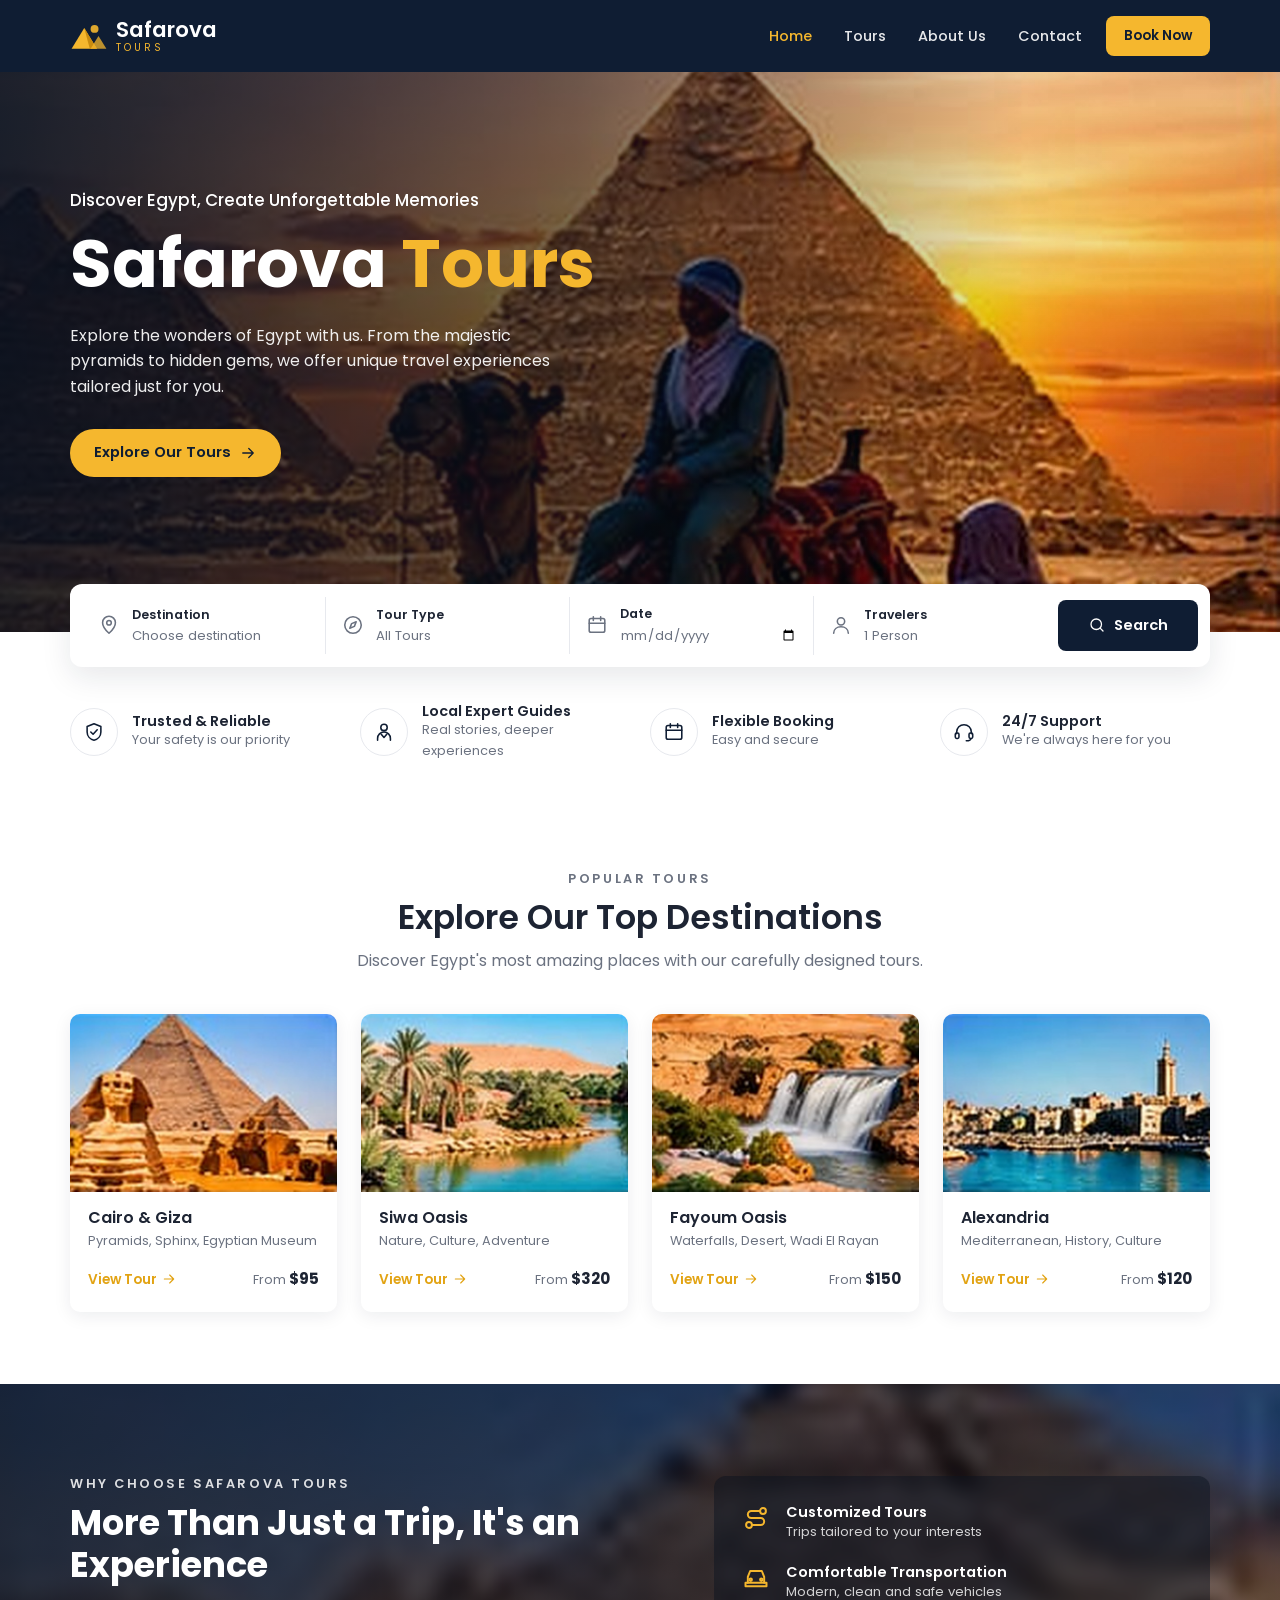
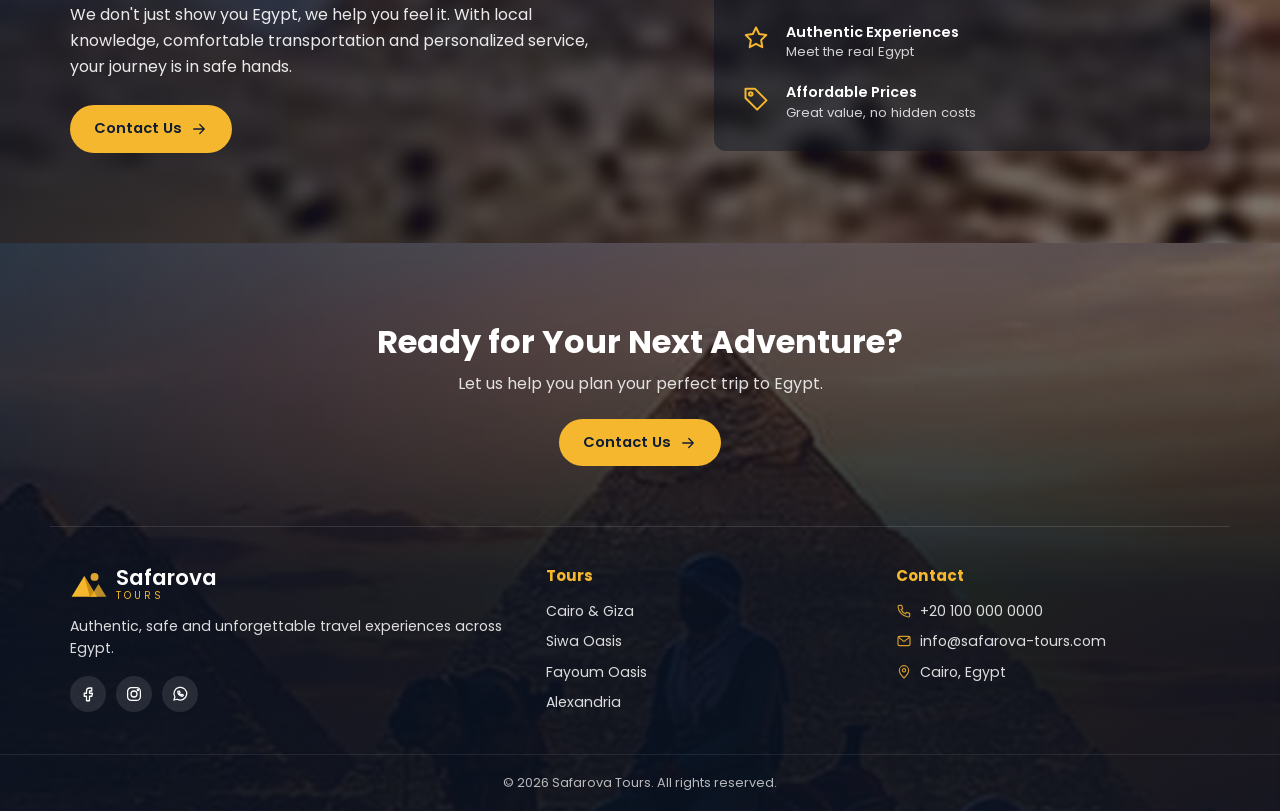
<file: index.html>
<!doctype html>
<html lang="en">
<head>
  <meta charset="utf-8">
  <meta name="viewport" content="width=device-width, initial-scale=1">
  <title>Safarova Tours</title>
  <meta name="description" content="Discover Egypt with Safarova Tours.">
  <link rel="preconnect" href="https://fonts.googleapis.com">
  <link rel="preconnect" href="https://fonts.gstatic.com" crossorigin>
  <link href="https://fonts.googleapis.com/css2?family=Poppins:wght@400;500;600;700&display=swap" rel="stylesheet">
  <link rel="stylesheet" href="css/style.css">
</head>
<body data-page="home">
  <header class="site-header" id="site-header"></header>

  <main>
    <section class="hero" id="hero"></section>

    <section class="search-wrap container">
      <form class="search" id="search-form" autocomplete="off"></form>
    </section>

    <section class="features container" id="features"></section>

    <section class="section" id="tours">
      <div class="container">
        <div class="section-head" id="tours-head"></div>
        <p class="results-info" id="results-info" hidden></p>
        <div class="tour-grid" id="tour-grid"></div>
      </div>
    </section>

    <section class="why" id="about"></section>
  </main>

  <footer class="site-footer" id="contact"></footer>

  <script src="js/app.js"></script>
</body>
</html>
</file>
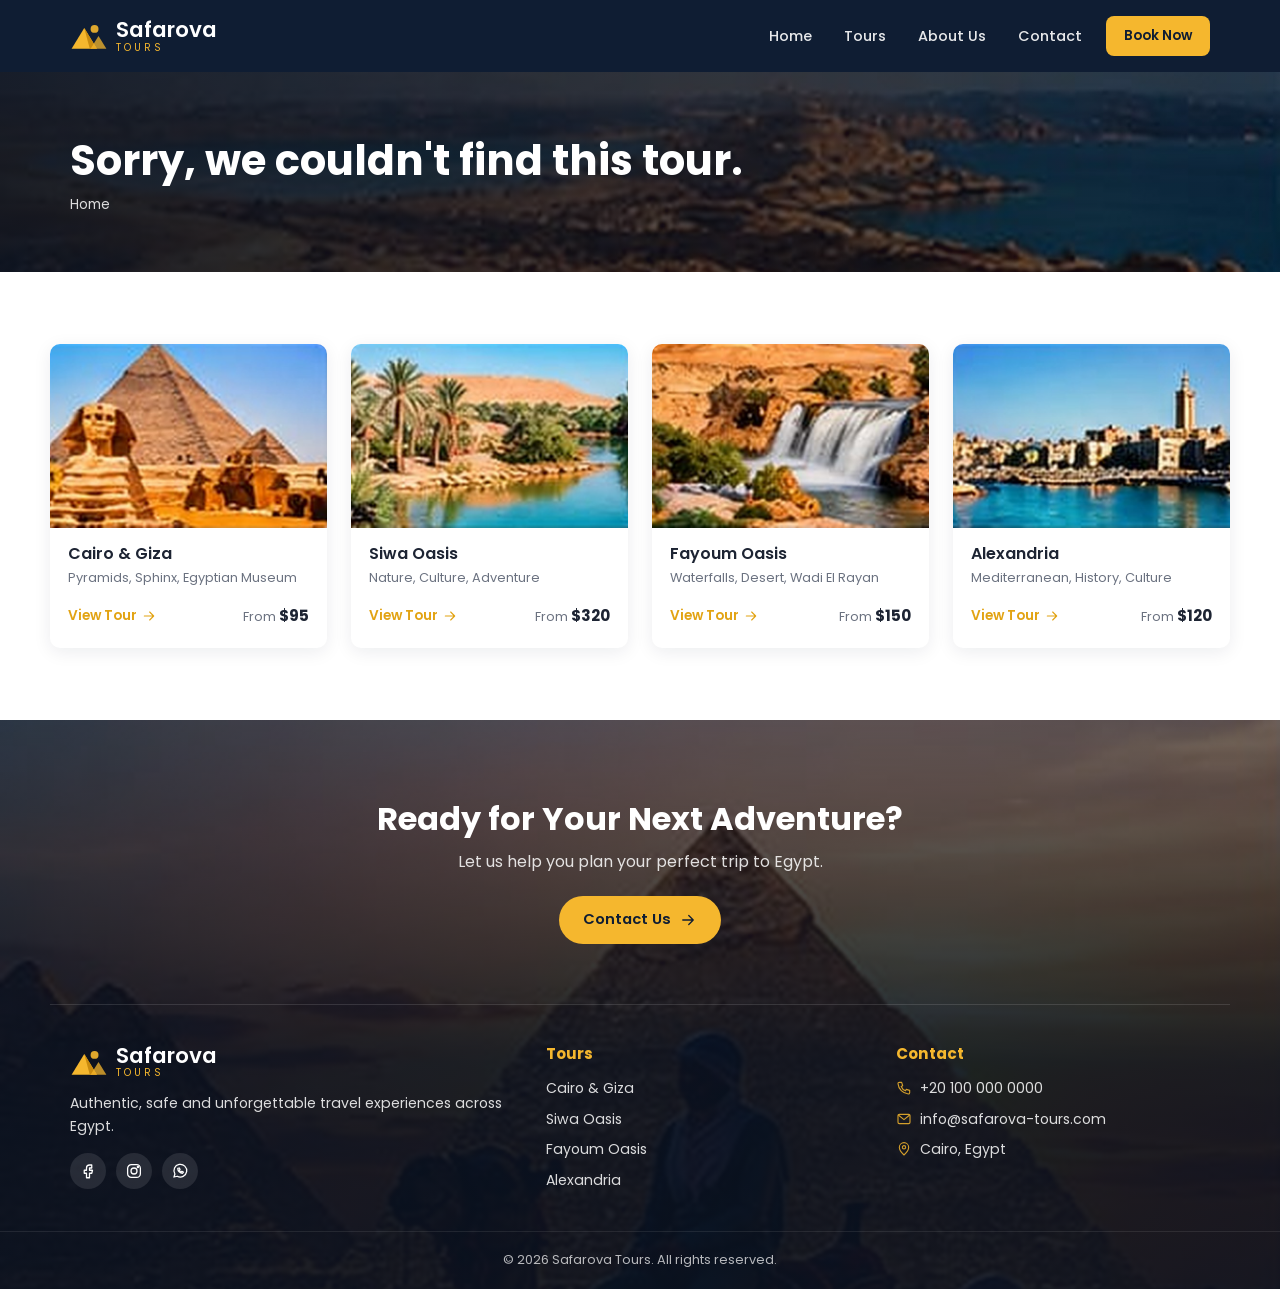
<file: tour.html>
<!doctype html>
<html lang="en">
<head>
  <meta charset="utf-8">
  <meta name="viewport" content="width=device-width, initial-scale=1">
  <title>Tour Details | Safarova Tours</title>
  <link rel="preconnect" href="https://fonts.googleapis.com">
  <link rel="preconnect" href="https://fonts.gstatic.com" crossorigin>
  <link href="https://fonts.googleapis.com/css2?family=Poppins:wght@400;500;600;700&display=swap" rel="stylesheet">
  <link rel="stylesheet" href="css/style.css">
</head>
<body data-page="tour">
  <header class="site-header" id="site-header"></header>

  <main>
    <section class="page-banner" id="page-banner"></section>
    <section class="section container" id="tour-detail"></section>
    <section class="section section-alt" id="related"></section>
  </main>

  <footer class="site-footer" id="contact"></footer>

  <script src="js/app.js"></script>
</body>
</html>
</file>
<file: css/style.css>
/* Safarova Tours v1.0 — styles */
:root {
  --navy: #0f1d33;
  --navy-2: #172a47;
  --gold: #f5b72e;
  --gold-dark: #e2a313;
  --text: #1d2433;
  --muted: #6b7280;
  --line: #e7e9ee;
  --bg-alt: #f6f7f9;
  --white: #fff;
  --radius: 10px;
  --shadow: 0 10px 30px rgba(15, 29, 51, .10);
  --container: 1180px;
  --header-h: 72px;
}

*, *::before, *::after { box-sizing: border-box; }
html { scroll-behavior: smooth; scroll-padding-top: calc(var(--header-h) + 12px); }
body {
  margin: 0;
  font-family: "Poppins", system-ui, -apple-system, "Segoe UI", sans-serif;
  color: var(--text);
  background: var(--white);
  line-height: 1.6;
  -webkit-font-smoothing: antialiased;
}
img { max-width: 100%; display: block; }
a { color: inherit; text-decoration: none; }
button, input, select { font: inherit; color: inherit; }
h1, h2, h3, h4 { line-height: 1.2; margin: 0; }
p { margin: 0; }
.container { width: 100%; max-width: var(--container); margin: 0 auto; padding: 0 20px; }
.icon { width: 22px; height: 22px; flex: none; }

/* ---------- Buttons ---------- */
.btn {
  display: inline-flex; align-items: center; gap: 8px;
  padding: 12px 24px; border-radius: 999px; border: 0; cursor: pointer;
  font-weight: 600; font-size: .92rem; transition: background .2s, transform .2s;
}
.btn .icon { width: 18px; height: 18px; }
.btn-gold { background: var(--gold); color: var(--navy); }
.btn-gold:hover { background: var(--gold-dark); transform: translateY(-1px); }
.btn-navy { background: var(--navy); color: var(--white); border-radius: 8px; }
.btn-navy:hover { background: var(--navy-2); }
.btn-sm { padding: 9px 18px; font-size: .85rem; border-radius: 8px; }

/* ---------- Header ---------- */
.site-header {
  position: sticky; top: 0; z-index: 50;
  background: var(--navy); color: var(--white);
  height: var(--header-h);
}
.header-inner { height: 100%; display: flex; align-items: center; gap: 24px; }
.logo { display: flex; align-items: center; gap: 8px; line-height: 1; }
.logo svg { width: 38px; height: 30px; }
.logo-name { font-size: 1.35rem; font-weight: 600; }
.logo-tag { display: block; color: var(--gold); font-size: .62rem; letter-spacing: .3em; text-transform: uppercase; margin-top: 2px; }
.main-nav { margin-left: auto; }
.main-nav ul { list-style: none; display: flex; gap: 32px; margin: 0; padding: 0; }
.main-nav a { font-size: .9rem; font-weight: 500; opacity: .9; padding: 6px 0; border-bottom: 2px solid transparent; }
.main-nav a:hover, .main-nav a.active { color: var(--gold); opacity: 1; }
.header-actions { display: flex; align-items: center; gap: 12px; }
.menu-toggle { display: none; background: none; border: 0; color: var(--white); cursor: pointer; padding: 6px; }
.menu-toggle .icon { width: 26px; height: 26px; }

/* ---------- Hero ---------- */
.hero {
  position: relative; color: var(--white);
  min-height: 560px; display: flex; align-items: center;
  background: var(--navy) center right / cover no-repeat;
  padding: 80px 0 120px;
}
.hero::before {
  content: ""; position: absolute; inset: 0;
  background: linear-gradient(90deg, rgba(10,18,32,.85) 0%, rgba(10,18,32,.55) 45%, rgba(10,18,32,.05) 80%);
}
.hero .container { position: relative; }
.hero-eyebrow { font-weight: 500; font-size: 1.05rem; margin-bottom: 10px; }
.hero h1 { font-size: clamp(2.4rem, 6vw, 4.2rem); font-weight: 700; margin-bottom: 18px; }
.hero h1 span { color: var(--gold); }
.hero-sub { max-width: 480px; opacity: .92; margin-bottom: 30px; }

/* ---------- Search ---------- */
.search-wrap { position: relative; z-index: 5; margin-top: -48px; }
.search {
  background: var(--white); border-radius: 12px; box-shadow: var(--shadow);
  display: grid; grid-template-columns: repeat(4, 1fr) auto; align-items: center;
  padding: 12px;
}
.field { display: flex; align-items: center; gap: 12px; padding: 8px 16px; border-right: 1px solid var(--line); min-width: 0; }
.field:nth-child(4) { border-right: 0; }
.field .icon { color: var(--muted); }
.field label { display: block; font-size: .78rem; font-weight: 600; }
.field select, .field input {
  display: block; width: 100%; border: 0; padding: 0; background: transparent;
  font-size: .82rem; color: var(--muted); outline: none; cursor: pointer;
  -webkit-appearance: none; appearance: none;
}
.field > div { flex: 1; min-width: 0; }
.search .btn-navy { padding: 14px 30px; justify-content: center; }

/* ---------- Features strip ---------- */
.features { display: grid; grid-template-columns: repeat(4, 1fr); gap: 20px; padding-top: 36px; padding-bottom: 36px; }
.feature { display: flex; align-items: center; gap: 14px; }
.feature-icon {
  width: 48px; height: 48px; border-radius: 50%; flex: none;
  display: grid; place-items: center; border: 1px solid var(--line); color: var(--navy);
}
.feature h3, .why-item h3 { font-size: .9rem; font-weight: 600; }
.feature p { font-size: .8rem; color: var(--muted); }

/* ---------- Sections ---------- */
.section { padding: 72px 0; }
.section-alt { background: var(--bg-alt); }
.section-head { text-align: center; margin-bottom: 40px; }
.eyebrow { color: var(--gold-dark); font-size: .8rem; font-weight: 600; letter-spacing: .2em; text-transform: uppercase; margin-bottom: 8px; }
.section-head h2 { font-size: clamp(1.6rem, 3vw, 2.1rem); font-weight: 600; margin-bottom: 10px; }
.section-head p { color: var(--muted); }
.results-info { text-align: center; margin: -20px 0 28px; color: var(--muted); }
.results-info button { background: none; border: 0; color: var(--gold-dark); font-weight: 600; cursor: pointer; text-decoration: underline; }

/* ---------- Tour cards ---------- */
.tour-grid { display: grid; grid-template-columns: repeat(4, 1fr); gap: 24px; }
.tour-card {
  background: var(--white); border-radius: var(--radius); overflow: hidden;
  box-shadow: 0 4px 18px rgba(15,29,51,.08); display: flex; flex-direction: column;
  transition: transform .25s, box-shadow .25s;
}
.tour-card:hover { transform: translateY(-4px); box-shadow: var(--shadow); }
.tour-card .thumb { aspect-ratio: 3 / 2; overflow: hidden; }
.tour-card .thumb img { width: 100%; height: 100%; object-fit: cover; transition: transform .4s; }
.tour-card:hover .thumb img { transform: scale(1.06); }
.tour-card .body { padding: 16px 18px 20px; display: flex; flex-direction: column; gap: 4px; flex: 1; }
.tour-card h3 { font-size: 1rem; font-weight: 600; }
.tour-card .tags { font-size: .8rem; color: var(--muted); }
.tour-card .meta { display: flex; justify-content: space-between; align-items: center; margin-top: auto; padding-top: 12px; }
.tour-card .link { color: var(--gold-dark); font-size: .85rem; font-weight: 600; display: inline-flex; align-items: center; gap: 4px; }
.tour-card .link .icon { width: 16px; height: 16px; }
.tour-card .price { font-size: .8rem; color: var(--muted); }
.tour-card .price strong { color: var(--text); font-size: .95rem; }
.empty { grid-column: 1 / -1; text-align: center; color: var(--muted); padding: 40px 0; }

/* ---------- Why choose ---------- */
.why { position: relative; color: var(--white); background: var(--navy) center / cover no-repeat; padding: 90px 0; }
.why::before { content: ""; position: absolute; inset: 0; background: linear-gradient(90deg, rgba(10,18,32,.85), rgba(10,18,32,.55)); }
.why .container { position: relative; display: grid; grid-template-columns: 1.2fr 1fr; gap: 48px; align-items: center; }
.why .eyebrow { color: var(--white); opacity: .85; }
.why h2 { font-size: clamp(1.6rem, 3vw, 2.2rem); margin-bottom: 16px; }
.why p.lead { opacity: .9; margin-bottom: 26px; max-width: 520px; }
.why-list { display: grid; gap: 22px; background: rgba(10,18,32,.45); border-radius: 12px; padding: 28px; backdrop-filter: blur(4px); }
.why-item { display: flex; gap: 16px; align-items: flex-start; }
.why-item .icon { color: var(--gold); width: 28px; height: 28px; }
.why-item p { font-size: .82rem; opacity: .8; }

/* ---------- Page banner (inner pages) ---------- */
.page-banner { position: relative; color: var(--white); background: var(--navy) center / cover no-repeat; padding: 64px 0 56px; }
.page-banner::before { content: ""; position: absolute; inset: 0; background: linear-gradient(90deg, rgba(10,18,32,.85), rgba(10,18,32,.35)); }
.page-banner .container { position: relative; }
.page-banner h1 { font-size: clamp(1.8rem, 4vw, 2.6rem); margin-bottom: 8px; }
.breadcrumb { font-size: .85rem; opacity: .85; display: flex; flex-wrap: wrap; gap: 6px; }
.breadcrumb a:hover { color: var(--gold); }

/* ---------- Tour details ---------- */
.detail-grid { display: grid; grid-template-columns: 1.15fr 1fr; gap: 48px; align-items: start; }
.gallery-main { border-radius: var(--radius); overflow: hidden; aspect-ratio: 16 / 10; background: var(--bg-alt); }
.gallery-main img { width: 100%; height: 100%; object-fit: cover; }
.gallery-thumbs { display: grid; grid-template-columns: repeat(4, 1fr); gap: 10px; margin-top: 10px; }
.gallery-thumbs button { padding: 0; border: 2px solid transparent; border-radius: 8px; overflow: hidden; cursor: pointer; aspect-ratio: 4 / 3; background: none; }
.gallery-thumbs button.active { border-color: var(--gold); }
.gallery-thumbs img { width: 100%; height: 100%; object-fit: cover; }

.facts { display: grid; grid-template-columns: repeat(4, 1fr); gap: 12px; padding-bottom: 22px; border-bottom: 1px solid var(--line); }
.fact { display: flex; gap: 8px; align-items: flex-start; }
.fact .icon { color: var(--gold-dark); width: 20px; height: 20px; margin-top: 2px; }
.fact span { display: block; font-size: .78rem; font-weight: 600; }
.fact small { display: block; font-size: .78rem; color: var(--muted); line-height: 1.4; }
.detail-info h2 { font-size: 1.05rem; margin: 22px 0 12px; }
.check-list { list-style: none; padding: 0; margin: 0; display: grid; gap: 8px; }
.check-list li { display: flex; gap: 10px; font-size: .9rem; }
.check-list .icon { width: 18px; height: 18px; color: #16a34a; margin-top: 3px; }
.x-list .icon { color: #dc2626; }
.book-box { margin-top: 26px; display: flex; align-items: center; justify-content: space-between; flex-wrap: wrap; gap: 16px; padding: 18px 20px; border-radius: var(--radius); background: var(--bg-alt); }
.book-box .from { font-size: .85rem; color: var(--muted); }
.book-box .from strong { font-size: 1.6rem; color: var(--text); margin: 0 4px; }
.book-form { display: flex; gap: 10px; flex-wrap: wrap; align-items: center; }
.book-form input, .book-form select { border: 1px solid var(--line); border-radius: 8px; padding: 8px 10px; background: var(--white); font-size: .85rem; }

.tabs { margin-top: 56px; }
.tab-list { display: flex; gap: 6px; border-bottom: 1px solid var(--line); overflow-x: auto; scrollbar-width: none; }
.tab-list::-webkit-scrollbar { display: none; }
.tab-list button {
  background: none; border: 0; border-bottom: 2px solid transparent; padding: 12px 16px; cursor: pointer;
  font-size: .9rem; font-weight: 500; color: var(--muted); white-space: nowrap;
}
.tab-list button[aria-selected="true"] { color: var(--text); border-color: var(--gold); }
.tab-panel { padding: 24px 0 0; color: #3a4250; }
.timeline { list-style: none; padding: 0; margin: 0; display: grid; gap: 18px; }
.timeline li { display: grid; grid-template-columns: 80px 1fr; gap: 16px; }
.timeline .time { font-weight: 600; color: var(--gold-dark); font-size: .9rem; }
.timeline h4 { font-size: .95rem; margin-bottom: 2px; }
.timeline p { font-size: .88rem; color: var(--muted); }

/* ---------- Footer ---------- */
.site-footer { position: relative; color: var(--white); background: var(--navy) center / cover no-repeat; }
.site-footer::before { content: ""; position: absolute; inset: 0; background: linear-gradient(180deg, rgba(10,18,32,.55) 0%, rgba(10,18,32,.92) 60%); }
.site-footer > * { position: relative; }
.footer-cta { text-align: center; padding: 80px 20px 60px; }
.footer-cta h2 { font-size: clamp(1.5rem, 3vw, 2rem); margin-bottom: 10px; }
.footer-cta p { opacity: .85; margin-bottom: 22px; }
.footer-main { display: grid; grid-template-columns: 1.4fr 1fr 1fr; gap: 36px; padding: 40px 20px; border-top: 1px solid rgba(255,255,255,.12); }
.footer-main h4 { font-size: .95rem; margin-bottom: 14px; color: var(--gold); }
.footer-main p, .footer-main li { font-size: .88rem; opacity: .85; }
.footer-main ul { list-style: none; padding: 0; margin: 0; display: grid; gap: 8px; }
.footer-main li { display: flex; gap: 8px; align-items: center; }
.footer-main li .icon { width: 16px; height: 16px; color: var(--gold); }
.footer-main a:hover { color: var(--gold); }
.social { display: flex; gap: 10px; margin-top: 16px; }
.social a { width: 36px; height: 36px; border-radius: 50%; display: grid; place-items: center; background: rgba(255,255,255,.1); }
.social a:hover { background: var(--gold); color: var(--navy); }
.social .icon { width: 18px; height: 18px; }
.footer-bottom { text-align: center; font-size: .8rem; opacity: .7; padding: 18px 20px; border-top: 1px solid rgba(255,255,255,.12); }

.load-error { max-width: 640px; margin: 80px auto; padding: 24px; border-radius: var(--radius); background: #fff7e6; border: 1px solid #f5d38a; }

/* ---------- Responsive ---------- */
@media (max-width: 1024px) {
  .tour-grid { grid-template-columns: repeat(2, 1fr); }
  .features { grid-template-columns: repeat(2, 1fr); }
  .search { grid-template-columns: repeat(2, 1fr); gap: 4px; }
  .field { border-right: 0; border-bottom: 1px solid var(--line); }
  .search .btn-navy { grid-column: 1 / -1; margin-top: 8px; }
  .why .container, .detail-grid { grid-template-columns: 1fr; }
  .footer-main { grid-template-columns: 1fr 1fr; }
}

@media (max-width: 860px) {
  :root { --header-h: 64px; }
  .menu-toggle { display: inline-flex; }
  .header-actions .btn { display: none; }
  .main-nav {
    position: fixed; top: var(--header-h); left: 0; right: 0;
    background: var(--navy); padding: 8px 20px 20px;
    transform: translateY(-120%); transition: transform .3s; z-index: -1;
    box-shadow: 0 10px 20px rgba(0,0,0,.25);
  }
  .main-nav.open { transform: translateY(0); }
  .main-nav ul { flex-direction: column; gap: 0; }
  .main-nav a { display: block; padding: 14px 0; border-bottom: 1px solid rgba(255,255,255,.08); }
  .main-nav .btn { display: inline-flex; margin-top: 16px; }
  .hero { min-height: 480px; padding: 60px 0 100px; background-position: 70% center; }
  .hero::before { background: linear-gradient(180deg, rgba(10,18,32,.55), rgba(10,18,32,.8)); }
  .section { padding: 56px 0; }
  .facts { grid-template-columns: repeat(2, 1fr); row-gap: 16px; }
}

@media (max-width: 560px) {
  .search { grid-template-columns: 1fr; }
  .features { grid-template-columns: 1fr 1fr; gap: 18px 12px; }
  .feature { flex-direction: column; text-align: center; gap: 8px; }
  .tour-grid { gap: 14px; }
  .tour-card .body { padding: 12px 12px 14px; }
  .tour-card h3 { font-size: .9rem; }
  .tour-card .tags { font-size: .72rem; }
  .tour-card .meta { flex-direction: column; align-items: flex-start; gap: 2px; }
  .footer-main { grid-template-columns: 1fr; }
  .book-box { flex-direction: column; align-items: stretch; }
  .book-form > * { flex: 1; }
  .timeline li { grid-template-columns: 60px 1fr; }
}

@media (max-width: 380px) {
  .tour-grid { grid-template-columns: 1fr; }
}

@media (prefers-reduced-motion: reduce) {
  * { transition: none !important; scroll-behavior: auto !important; }
}

/* Related tours: 3 cards fill the row on desktop */
@media (min-width: 1025px) { .related-grid { grid-template-columns: repeat(3, 1fr); } }

/* Whole tour card is clickable (opens trip details) */
.tour-card { position: relative; cursor: pointer; }
.tour-card h3 a::after { content: ""; position: absolute; inset: 0; z-index: 1; }
.tour-card .link, .tour-card .thumb { position: relative; z-index: 2; }
</file>
